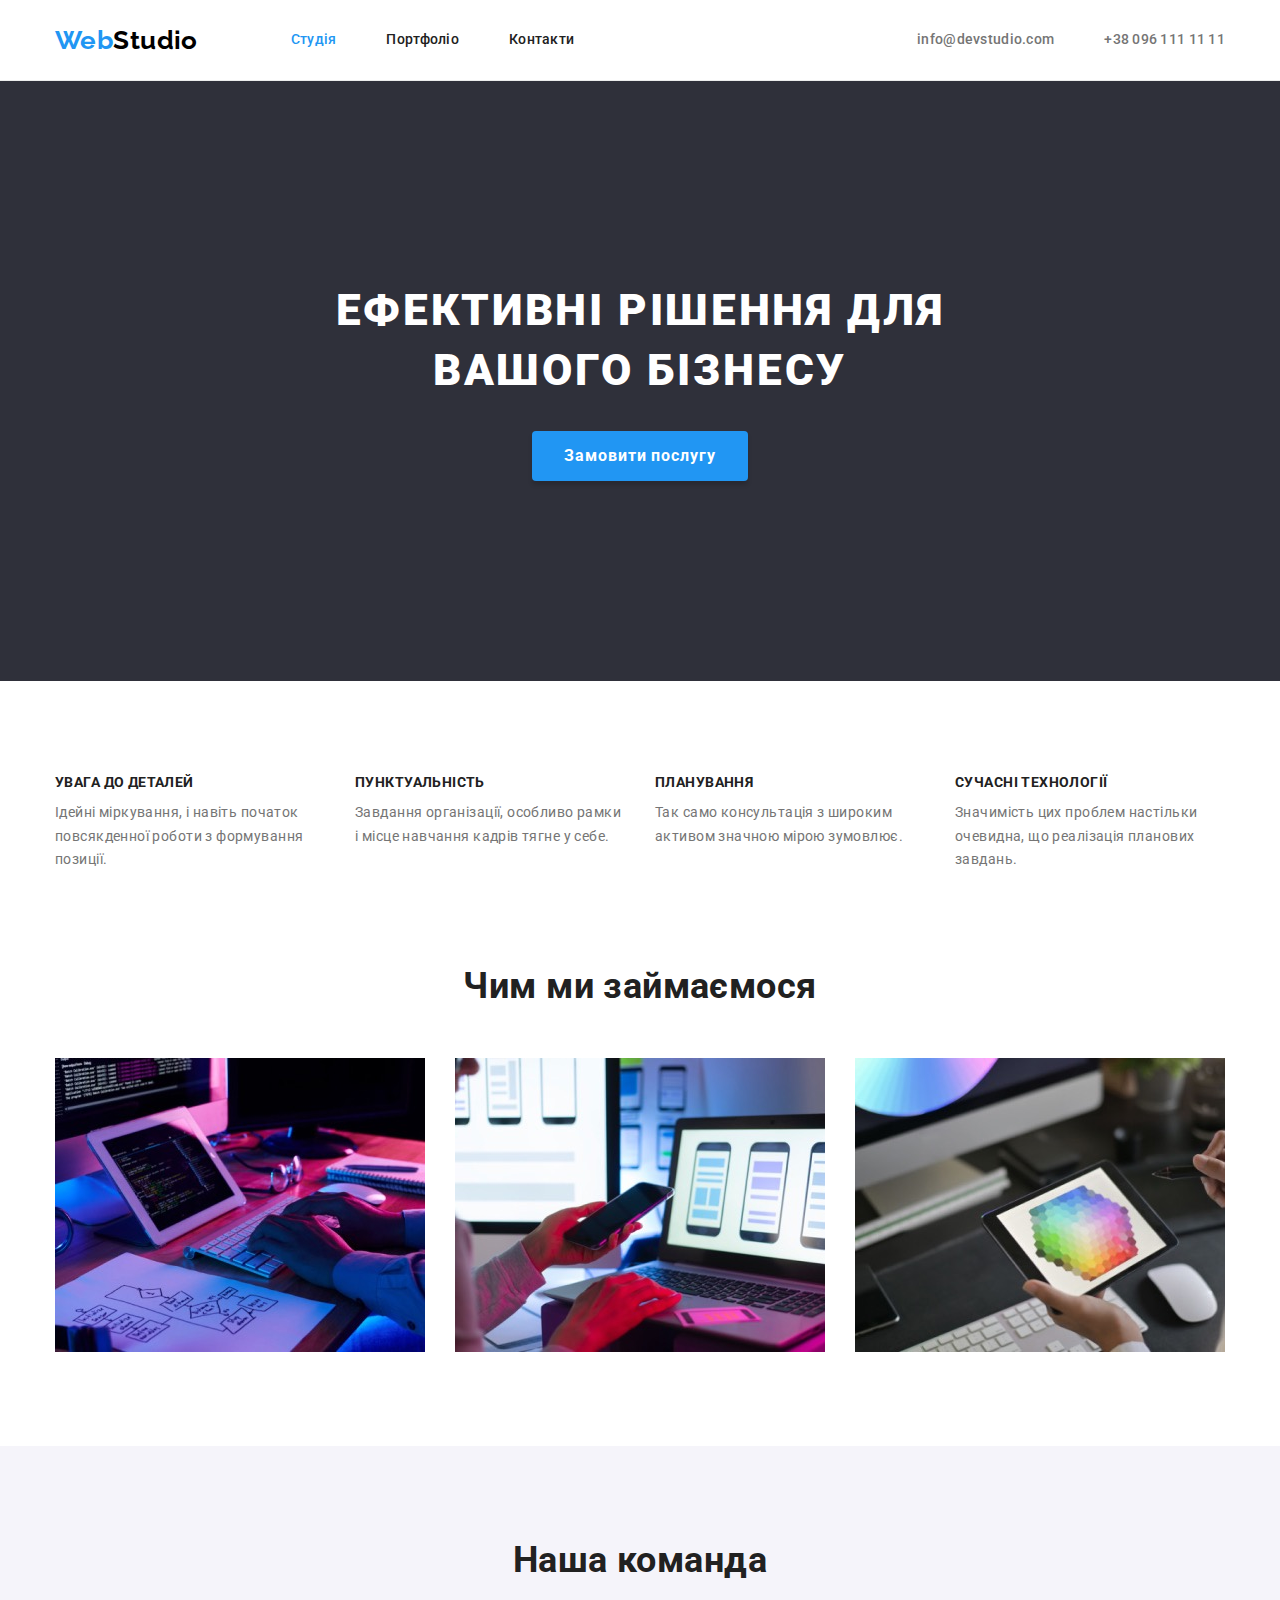
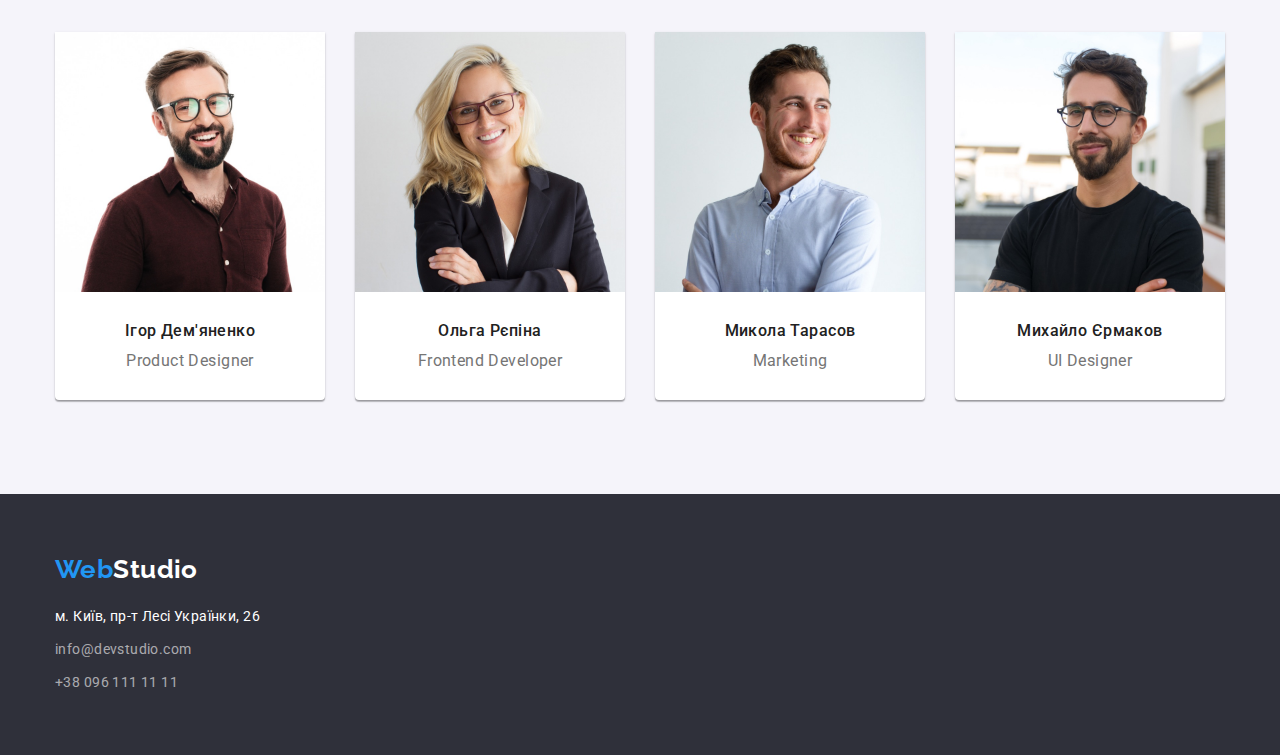
<file: index.html>
<!DOCTYPE html>
<html lang="uk">
<head>
    <meta charset="UTF-8">
    <meta http-equiv="X-UA-Compatible" content="IE=edge">
    <meta name="viewport" content="width=device-width, initial-scale=1.0">
    <title>Студія</title>
    <link href="https://fonts.googleapis.com/css2?family=Raleway:wght@700&family=Roboto:wght@400;500;700;900&display=swap"
        rel="stylesheet">
    <link rel="stylesheet" href="https://cdnjs.cloudflare.com/ajax/libs/modern-normalize/1.1.0/modern-normalize.min.css">
    <link rel="stylesheet" href="./css/styles.css">
    
</head>
<body>
    <header class="page-header">
        <nav class="site-nav container">
                <a class="logo" href="./index.html"><span>Web</span>Studio</a>
                <ul class="nav-links">
                    <li><a class="link current-page"  href="./index.html">Студія</a></li>
                    <li><a class="link" href="./portfolio.html">Портфоліо</a></li>
                    <li><a class="link" href="#">Контакти</a></li>
                </ul>
            
                <ul class="contacts">
                    <li><a class="link" href="mailto:info@devstudio.com">info@devstudio.com</a></li>
                    <li><a class="link" href="tel:+380961111111">+38 096 111 11 11</a></li>
            
                </ul>
        </nav>
        
        
    </header>
    <main>
        <section class="hero">
            <div class="container">
                <h1 class="hero-title">Ефективні рішення для вашого бізнесу</h1>
                <button class=button type="button"> Замовити послугу </button>
            </div>
        </section>
        <section class="features">
            <div class="container">
                    <h2 class="hidden-title">Особливості</h2>
                    <ul class="features-list">
                        <li>
                            <h3 class="features-title">УВАГА ДО ДЕТАЛЕЙ</h3>
                            <p class="features-desc">Ідейні міркування, і навіть початок повсякденної роботи з формування позиції.
                            </p>
                        </li>
                        <li>
                            <h3 class="features-title">ПУНКТУАЛЬНІСТЬ</h3>
                            <p class="features-desc">Завдання організації, особливо рамки і місце навчання кадрів тягне у себе.
                            </p>
                        </li>
                        <li>
                            <h3 class="features-title">ПЛАНУВАННЯ</h3>
                            <p class="features-desc">Так само консультація з широким активом значною мірою зумовлює.
                            </p>
                        </li>
                        <li>
                            <h3 class="features-title">СУЧАСНІ ТЕХНОЛОГІЇ</h3>
                            <p class="features-desc">Значимість цих проблем настільки очевидна, що реалізація планових завдань.</p>
                        </li>
                    </ul>
            </div>
        </section>
        <section class="working-process">
            <div class="container">
                <h2 class="section-title">Чим ми займаємося</h2>
                <ul class="process-img">
                <li> <img src="images/box-1-2.jpg" alt="процес написання коду" width="370" height="294"></li>
                <li> <img src="images/box-2-2.jpg" alt="робота з макетами" width="370" height="294"></li>
                <li> <img src="images/box-3-2.jpg" alt="підбір кольору" width="370" height="294"></li>
                </ul>
            </div>
        </section>
        <section class="team">
            <div class="container">
            <h2 class="section-title">Наша команда</h2>
            <ul class="team-cards">
                <li class="team-card"><img src="images/img-1.jpg" alt="чоловік з бородою в окулярах і коричневій сорочці " width="270" height="260">
                <div><h3>Ігор Дем'яненко</h3> 
                <p lang="en">Product Designer</p></div></li>
                <li class="team-card"><img src="images/img-2.jpg" alt="блондинка в окулярах і чорному жакеті посміхається " width="270" height="260">
                <div><h3>Ольга Рєпіна</h3>
                <p lang="en">Frontend Developer</p></div></li>
                <li class="team-card"><img src="images/img-3.jpg" alt="чоловік в блакитній сорочці посміхається " width="270" height="260">
                <div><h3>Микола Тарасов</h3> 
                <p lang="en">Marketing</p></div></li>
                <li class="team-card"><img src="images/img-4.jpg" alt="чоловік з бородою в окулярах і чорній футболці  " width="270" height="260">
                <div><h3>Михайло Єрмаков</h3> 
                <p lang="en">UI Designer</p></div></li>
            </ul>
            </div>
        </section>
    </main>
    <footer class="footer">
        <div class="container">
        <a class="logo" href="./index.html"><span>Web</span>Studio</a>
        <address >
        <ul>
            <li> <a class="address" href="https://goo.gl/maps/Kr54QGm5XWJGk6s87" target="_blank" rel="noopener nofollow" >м. Київ, пр-т Лесі Українки, 26</a></li>
            <li> <a class="contacts" href="mailto:info@devstudio.com">info@devstudio.com</a> </li>
            <li><a class="contacts" href="tel:+380961111111">+38 096 111 11 11</a></li>
        </ul>
    
        </address>
        </div>
    </footer>
</body>
</html>
</file>
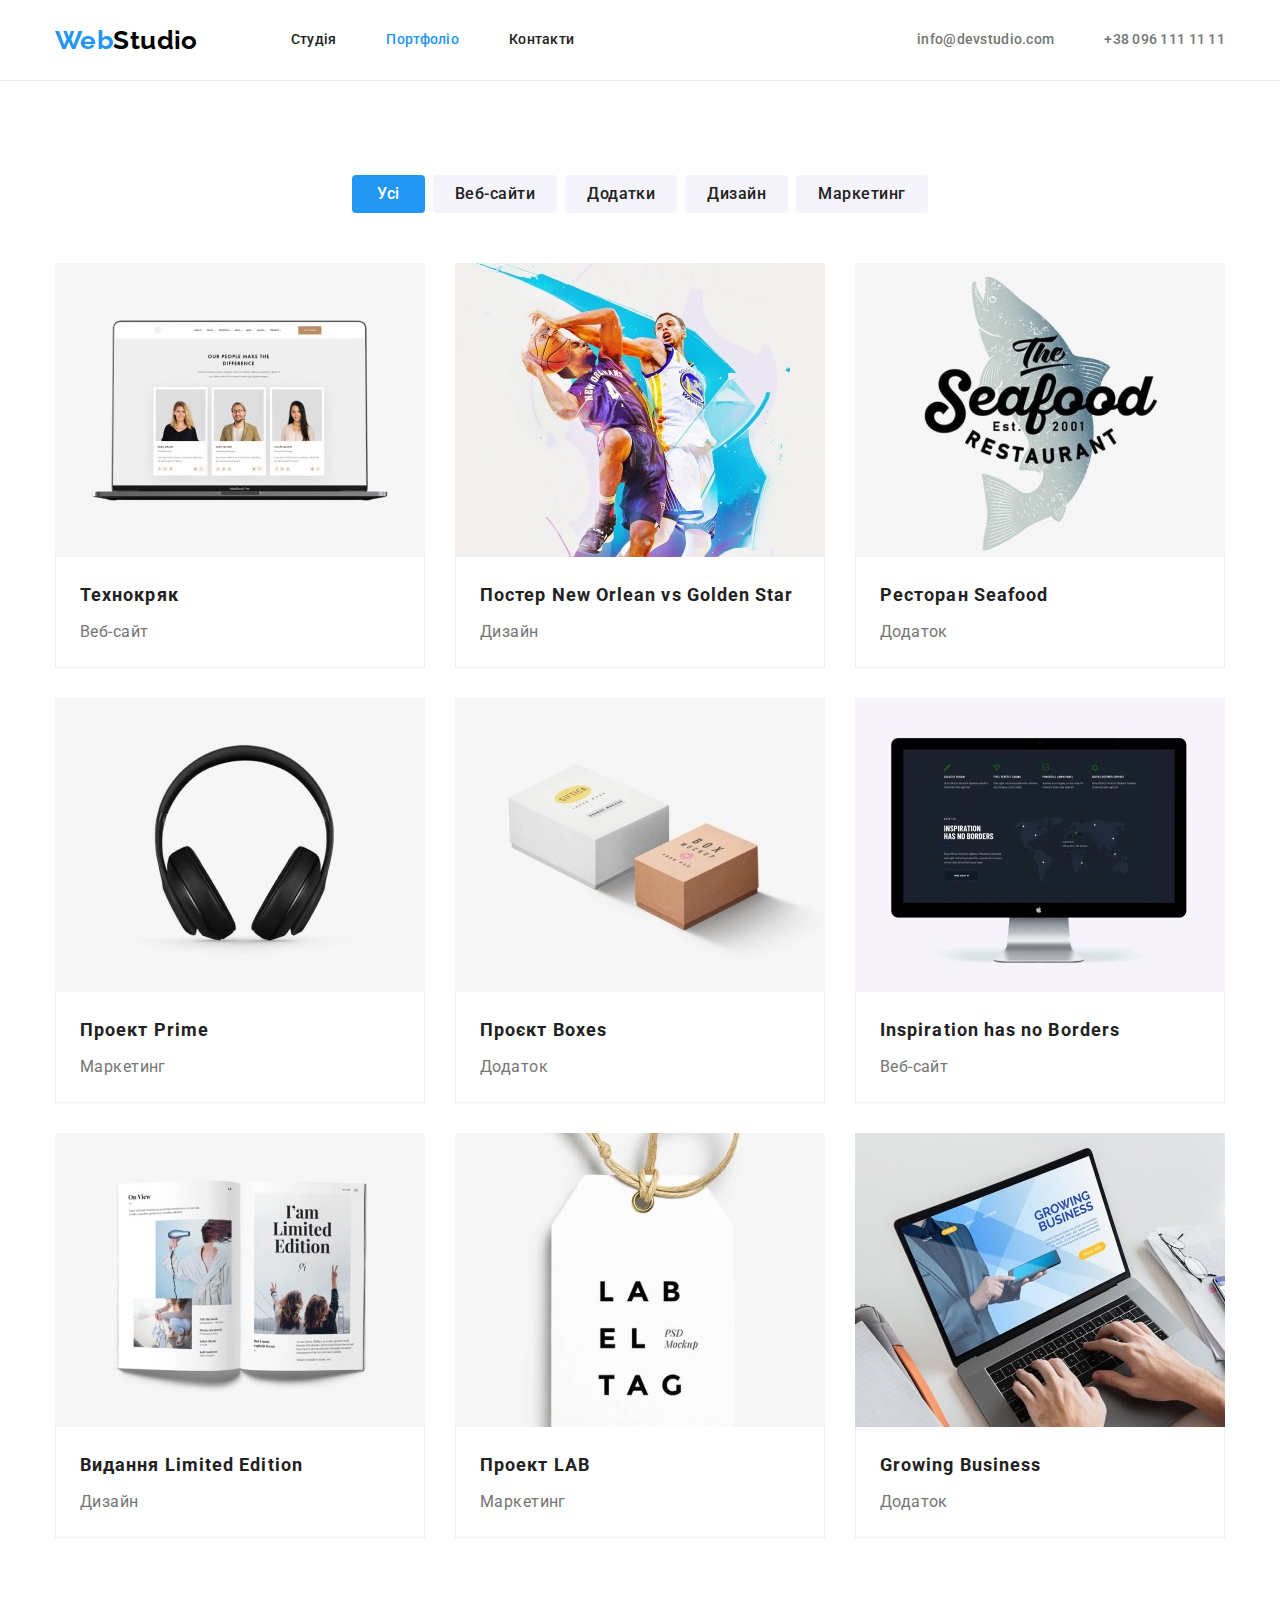
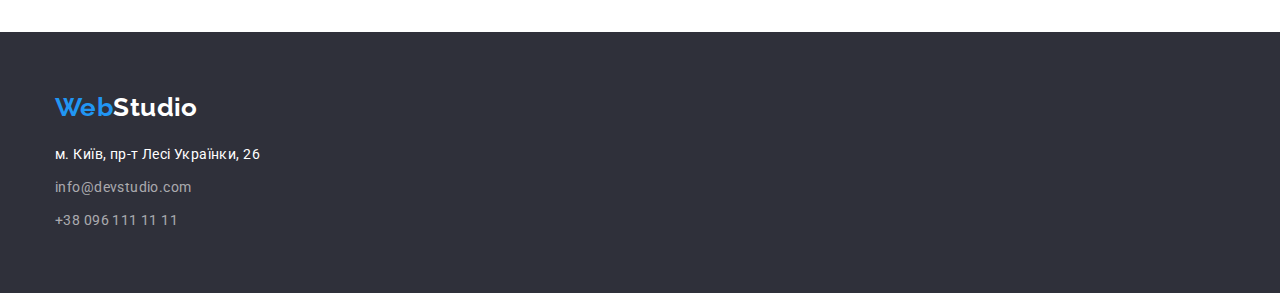
<file: portfolio.html>
<!DOCTYPE html>
<html lang="uk">
<head>
    <meta charset="UTF-8">
    <meta http-equiv="X-UA-Compatible" content="IE=edge">
    <meta name="viewport" content="width=device-width, initial-scale=1.0">
    <title>Портфоліо</title>
    <link href="https://fonts.googleapis.com/css2?family=Raleway:wght@700&family=Roboto:wght@400;500;700;900&display=swap"
        rel="stylesheet">
    <link rel="stylesheet" href="https://cdnjs.cloudflare.com/ajax/libs/modern-normalize/1.1.0/modern-normalize.min.css">
    <link rel="stylesheet" href="./css/styles.css">
    
</head>
<body>
    <header class="page-header">
        <nav class="site-nav container">
            <a class="logo" href="./index.html"><span>Web</span>Studio</a>
            <ul class="nav-links">
                <li><a class="link"  href="./index.html">Студія</a></li>
                <li><a class="link current-page" href="./portfolio.html">Портфоліо</a></li>
                <li><a class="link" href="#">Контакти</a></li>
            </ul>
    
            <ul class="contacts">
                <li><a class="link" href="mailto:info@devstudio.com">info@devstudio.com</a></li>
                <li><a class="link" href="tel:+380961111111">+38 096 111 11 11</a></li>
    
            </ul>
        </nav>
    
    
    </header>

<main>
    <section class="projects"> 
        <div class="container">
        <h1 class="hidden-title">Портфоліо</h1>
        <ul class="filters">
            <li><button class="filter-btn current-filter" type="button">Усі</button></li>
            <li><button class="filter-btn" type="button">Веб-сайти</button></li>
            <li><button class="filter-btn" type="button">Додатки</button></li>
            <li><button class="filter-btn" type="button">Дизайн</button></li>
            <li><button class="filter-btn" type="button">Маркетинг</button></li>
        </ul>
        <ul class="prj-cards">
            <li class="project-card"> <img src="./images/prj-1.jpg" alt="сайт на экрані ноутбуку" width="370"
            height="294" >
                <div  class="card-border"> <h2>Технокряк</h2>
                <p>Веб-сайт</p>
                </div></li>
            <li class="project-card"> <img src="./images/prj-2.jpg" alt="два чоловіка грають в баскетбол" width="370"
            height="294">
                <div class="card-border"><h2>Постер New Orlean vs Golden Star</h2>
                <p>Дизайн</p>
            </div>
            </li>
            <li class="project-card"> <img src="./images/prj-3.jpg" alt="логотип рибного ресторану" width="370"
            height="294">
                <div class="card-border"><h2>Ресторан Seafood</h2>
                <p>Додаток</p>
            </div>
            </li>
            <li class="project-card"> <img src="./images/prj-4.jpg" alt="навушники" width="370" height="294">
                <div class="card-border"><h2>Проект Prime</h2>
                <p>Маркетинг</p></div>
            </li>
            <li class="project-card"> <img src="./images/prj-5.jpg" alt="дві коробки" width="370"
            height="294">
                <div class="card-border"><h2>Проєкт Boxes</h2>
                <p>Додаток</p></div>
            </li>
            <li class="project-card"> <img src="./images/prj-6.jpg" alt="монітор" width="370"
            height="294">
                <div class="card-border"><h2>Inspiration has no Borders</h2>
                <p>Веб-сайт</p></div>
            </li>
            <li class="project-card"> <img src="./images/prj-7.jpg" alt="відкритий журнал" width="370"
            height="294">
                <div class="card-border"><h2>Видання Limited Edition</h2>
                <p>Дизайн</p></div>
            </li>
            <li class="project-card"> <img src="./images/prj-8.jpg" alt="ярлик бренду" width="370"
            height="294">
                <div class="card-border"><h2>Проект LAB</h2>
                <p>Маркетинг</p></div>
            </li>
            <li class="project-card"> <img src="./images/prj-9.jpg" alt="зображення сайту на ноутбуці" width="370"
            height="294">
                <div class="card-border"><h2>Growing Business</h2>
                <p>Додаток</p></div>
            </li>

        </ul>
        </div>
    </section>
</main>
<footer class="footer">
    <div class="container">
    <a class="logo" href="./index.html"><span>Web</span>Studio</a>
    <address>
        <ul>
            <li> <a class="address" href="https://goo.gl/maps/Kr54QGm5XWJGk6s87" target="_blank"
                    rel="noopener nofollow">м. Київ, пр-т Лесі Українки, 26</a></li>
            <li> <a class="contacts" href="mailto:info@devstudio.com">info@devstudio.com</a> </li>
            <li><a class="contacts" href="tel:+380961111111">+38 096 111 11 11</a></li>
        </ul>
    </address>
</div>
</footer>


</body>
</html>
</file>
<file: css/styles.css>
:root {
  --primary-text-color: #757575;
  --title-text-color: #212121;
  --accent-color: #2196f3;
  --dark-background: #2f303a;
  --header-border:#ECECEC;
  --gray-background:#f5f4fa;
  --the-lightest:#ffffff;


}
body {
  font-family: 'Roboto', 'Raleway', sans-serif;
  color: var(--primary-text-color);
  background-color: var(--the-lightest);
  font-size: 14px;
  letter-spacing: 0.03em;
}
ul {
  margin: 0;
  padding: 0;
  list-style: none;
}
a {
  text-decoration: none;
}
h1,
h2,
h3,
p {
  margin: 0 ;
}

img {
  display: block;
  max-width: 100%;
  height: auto;
}

.container {
  width: 1200px;
  margin: 0 auto;
  padding: 0 15px;

}

/* --------HEADER------------- */
.page-header {
  border-bottom: 1px solid var(--header-border);
}
.logo {
  font-family: 'Raleway';
  font-weight: 700;
  font-size: 26px;
  line-height: 1.19;
  

  color: #000;

  margin-right: 93px;
}
.logo span {
  color: var(--accent-color);
}
.site-nav .link {
  color: var(--title-text-color);
}
.site-nav .current-page {
  color: var(--accent-color);
}

.site-nav .link:hover,
.site-nav .link:focus,
.contacts .link:hover,
.contacts .link:focus,
.footer .contacts:hover,
.footer .contacts:focus {
  color: var(--accent-color);
}

.contacts .link {
  color: var(--primary-text-color);
}
.link {
  font-weight: 500;
  line-height: 1.14;
  letter-spacing: 0.02em;

  display: block;
  padding-top: 32px;
  padding-bottom: 32px;
}

.site-nav {
  display: flex;
  align-items: center;
}
.nav-links {
  display: flex;
}
.nav-links li:not(:last-child) {
  margin-right: 50px;
}

.contacts {
  display: flex;
  margin-left: auto;
}
.contacts li + li {
  margin-left: 50px;
}
/* ----INDEX-STYLES-------- */
/* -------------MAIN---------------- */
.hero {
  background-color: var(--dark-background);
  padding-top: 200px;
  padding-bottom: 200px;
  text-align: center;
}

.hero-title {
  font-weight: 900;
  font-size: 44px;
  line-height: 1.36;
  text-align: center;
  letter-spacing: 0.06em;
  text-transform: uppercase;
  color: var(--the-lightest);

  width: 696px;
  margin: 0 auto 30px ;
}
.button {
  min-width: 216px;
  height: 50px;
  padding: 10px;

  background: var(--accent-color);
  box-shadow: 0px 4px 4px rgba(0, 0, 0, 0.15);
  border-radius: 4px;
  border-style: none;
  font-family: inherit;
  font-weight: 700;
  font-size: 16px;
  line-height: 1.88;
  letter-spacing: 0.06em;
  color:  var(--the-lightest);
  cursor: pointer;
}
.features {
  padding-top: 94px;
  padding-bottom: 94px;
}

.features-title {
  font-weight: 700;
  font-size: 14px;
  line-height: 1.14;
  text-transform: uppercase;
  color: var(--title-text-color);

  margin-bottom: 10px;
}

.features-list {
  display: flex;
}
.features-list > li {
  width: 270px;
}
.features-list li:not(:nth-child(4n)) {
  margin-right: 30px;
}
.features-desc {
  line-height: 1.71;
}
.section-title {
  font-weight: 700;
  font-size: 36px;
  line-height: 1.16;
  color: var(--title-text-color);

  margin-bottom: 50px;
}

.working-process {
  text-align: center;
  padding-bottom: 94px;
}

.process-img {
  display: flex;
}
.process-img > li:not(:nth-child(3n)) {
  margin-right: 30px;
}

.team {
  background-color: var(--gray-background);
  padding-top: 94px;
  padding-bottom: 94px;
  text-align: center;
}
.team-cards {
  display: flex;
}
.team-card:not(:nth-child(4n)) {
  margin-right: 30px;
}
.team-card {
  width: 270px;
  background: var(--the-lightest);
  box-shadow: 0px 1px 3px rgba(0, 0, 0, 0.12), 0px 1px 1px rgba(0, 0, 0, 0.14),
    0px 2px 1px rgba(0, 0, 0, 0.2);
  border-radius: 0px 0px 4px 4px;
}
.team-card div{
padding-top: 30px;
padding-bottom: 30px;
}
.team-card h3 {
  font-weight: 500;
  font-size: 16px;
  line-height: 1.18;
  text-align: center;
  color: var(--title-text-color);

  
  margin-bottom: 10px;
}
.team-card p {
  font-size: 16px;
  line-height: 19px;
  text-align: center;


}
/* ----------FOOTER-------- */
.footer {
  background-color: var(--dark-background);

  padding-top: 60px;
  padding-bottom: 60px;
}
.footer .logo {
  color: var(--the-lightest);

  display: inline-block;
  margin-right: 0;
  margin-bottom: 20px;
}
.address,
.footer .contacts {
  font-style: normal;
  font-weight: 400;
  line-height: 1.71;

  color:  var(--the-lightest);
}

.footer .contacts {
  color: rgba(255, 255, 255, 0.6);

  display: block;
}
.footer li+li{
  margin-top: 9px;
}

/* -------PORTFOLIO-STYLES-------- */
.projects{
    padding-top: 94px;
    padding-bottom: 94px;

    
}
.hidden-title {
  position: absolute;
  white-space: nowrap;
  width: 1px;
  height: 1px;
  overflow: hidden;
  border: 0;
  padding: 0;
  clip: rect(0 0 0 0);
  clip-path: inset(50%);
  margin: -1px;
}
.filters{
    display: flex;
    justify-content: center;
    
    margin-bottom: 50px;
}
.filters li+li {
    margin-left: 8px;
}
.filter-btn {
  font-family: inherit;
  font-weight: 500;
  font-size: 16px;
  line-height: 1.62;
  letter-spacing: 0.03em;

  color: var(--title-text-color);
  background: var(--gray-background);
  border-radius: 4px;
  border-style: none;
  cursor: pointer;

  padding: 6px 22px;
}
.filter-btn:hover,
.filter-btn:focus,
.current-filter {
  background: var(--accent-color);
  color:  var(--the-lightest);
}
.current-filter{
    padding: 6px 25px;
}
.prj-cards{
    display: flex;
    flex-wrap: wrap;
}
.project-card {
  width: calc((100% - 60px)/3);
  
}
.project-card:not(:nth-child(3n)){
    margin-right: 30px;
}
.project-card:not(:nth-last-child(-n+3)) {
    margin-bottom: 30px;
}
.card-border{
    border: 1px solid #eeeeee;
    border-top: none;

    padding: 20px 24px; 
}
.project-card h2 {
  font-weight: 700;
  font-size: 18px;
  line-height: 2;
  letter-spacing: 0.06em;
  color: var(--title-text-color);

  margin-bottom: 4px;
}
.project-card p {
  font-size: 16px;
  line-height: 1.88;
}
</file>
